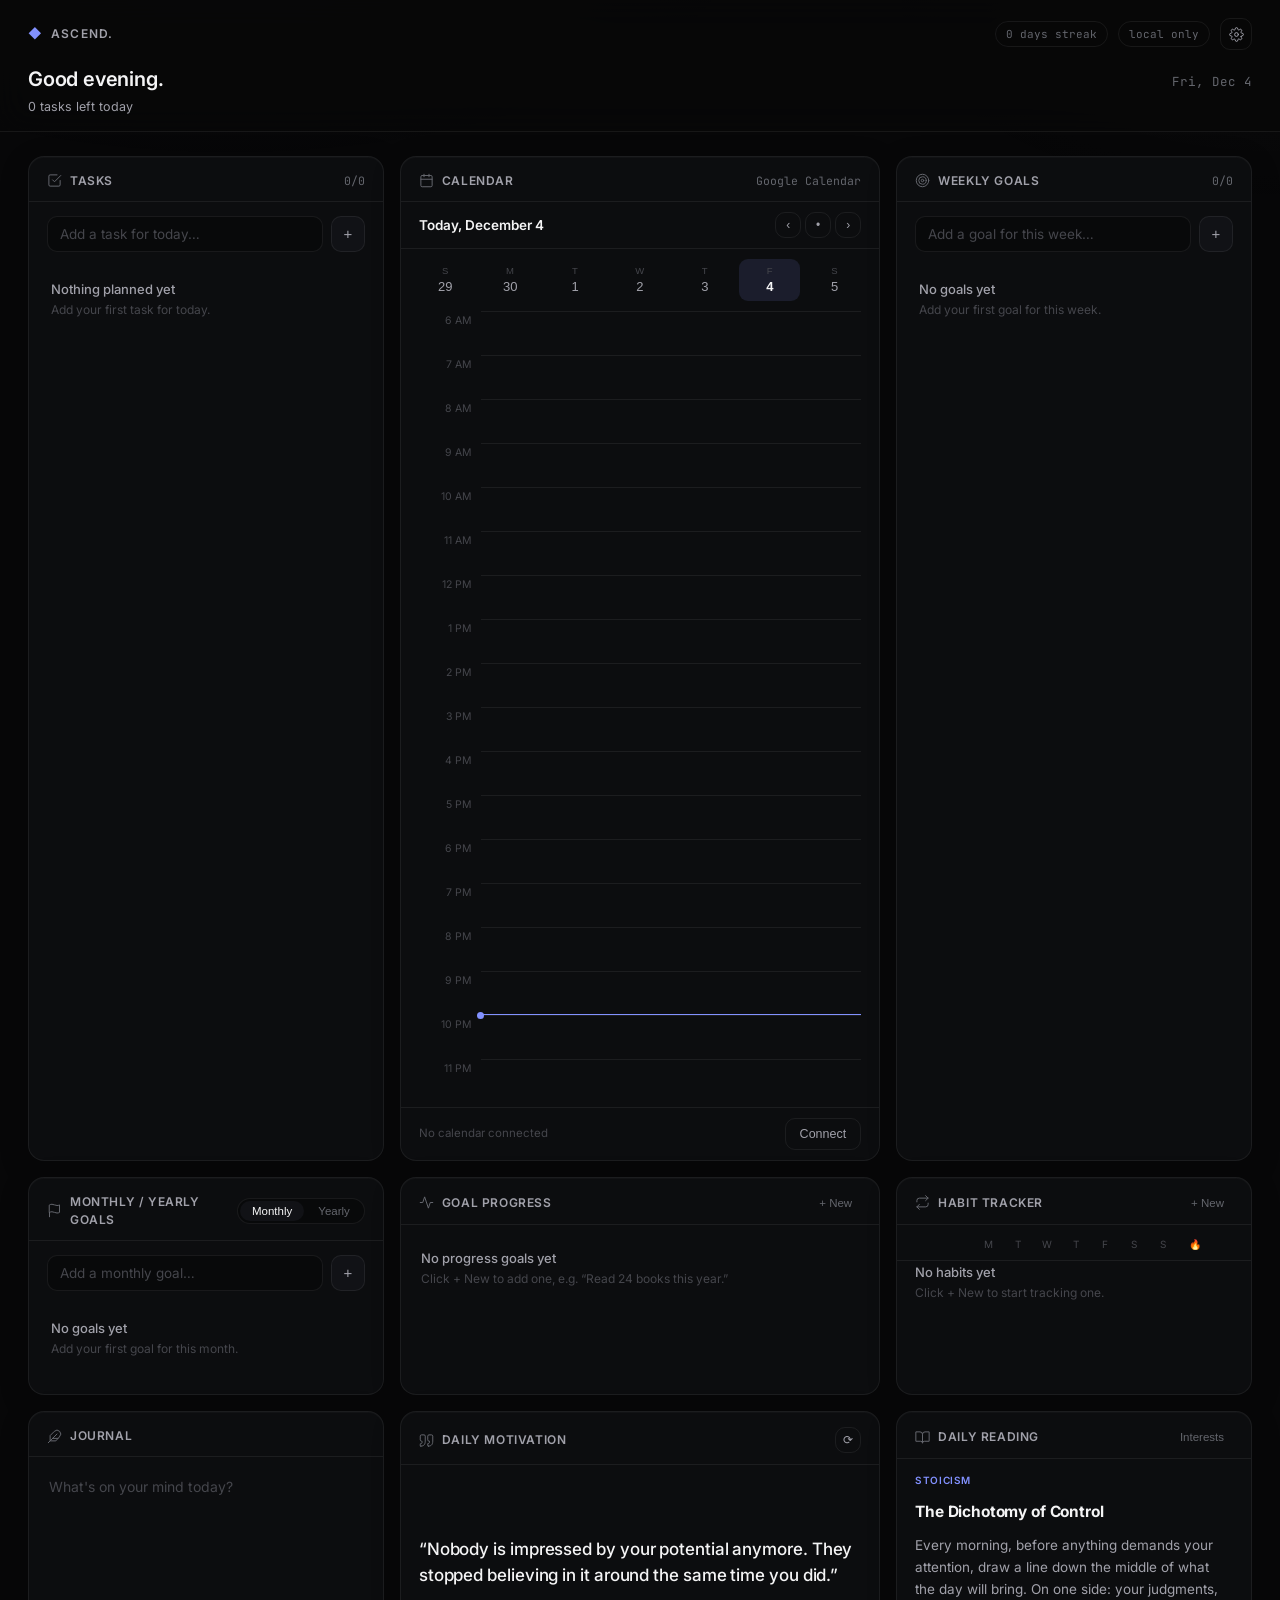
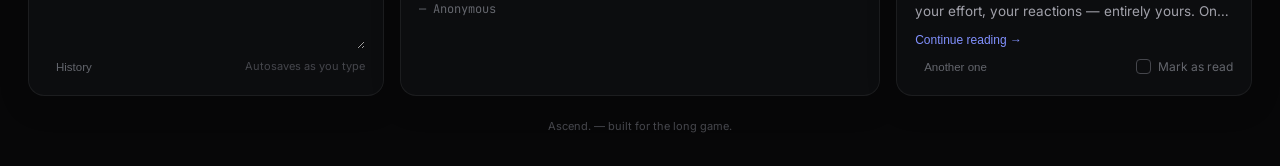
<file: index.html>
<!DOCTYPE html>
<html lang="en">
<head>
<meta charset="UTF-8" />
<meta name="viewport" content="width=device-width, initial-scale=1.0" />
<title>Ascend.</title>
<link rel="icon" href="data:image/svg+xml,<svg xmlns=%22http://www.w3.org/2000/svg%22 viewBox=%220 0 100 100%22><text y=%22.9em%22 font-size=%2290%22>&#9679;</text></svg>">
<link rel="preconnect" href="https://fonts.googleapis.com">
<link rel="preconnect" href="https://fonts.gstatic.com" crossorigin>
<link href="https://fonts.googleapis.com/css2?family=Inter:wght@400;500;600;700;800&family=JetBrains+Mono:wght@400;500&display=swap" rel="stylesheet">
<link rel="stylesheet" href="css/styles.css" />
</head>
<body>

<div class="bg-glow"></div>

<header class="topbar">
  <div class="topbar-row">
    <div class="brand">
      <span class="brand-mark">◆</span>
      <span class="brand-name">ASCEND.</span>
    </div>
    <div class="topbar-actions">
      <span id="streakBadge" class="sync-status">0 day streak</span>
      <span id="syncStatus" class="sync-status" title="Cloud sync status">connecting…</span>
      <button class="icon-btn" id="settingsBtn" title="Settings">
        <svg class="icon" viewBox="0 0 24 24"><circle cx="12" cy="12" r="3"></circle><path d="M19.4 15a1.65 1.65 0 0 0 .33 1.82l.06.06a2 2 0 1 1-2.83 2.83l-.06-.06a1.65 1.65 0 0 0-1.82-.33 1.65 1.65 0 0 0-1 1.51V21a2 2 0 0 1-4 0v-.09A1.65 1.65 0 0 0 9 19.4a1.65 1.65 0 0 0-1.82.33l-.06.06a2 2 0 1 1-2.83-2.83l.06-.06a1.65 1.65 0 0 0 .33-1.82 1.65 1.65 0 0 0-1.51-1H3a2 2 0 0 1 0-4h.09A1.65 1.65 0 0 0 4.6 9a1.65 1.65 0 0 0-.33-1.82l-.06-.06a2 2 0 1 1 2.83-2.83l.06.06a1.65 1.65 0 0 0 1.82.33H9a1.65 1.65 0 0 0 1-1.51V3a2 2 0 0 1 4 0v.09a1.65 1.65 0 0 0 1 1.51 1.65 1.65 0 0 0 1.82-.33l.06-.06a2 2 0 1 1 2.83 2.83l-.06.06a1.65 1.65 0 0 0-.33 1.82V9a1.65 1.65 0 0 0 1.51 1H21a2 2 0 0 1 0 4h-.09a1.65 1.65 0 0 0-1.51 1z"></path></svg>
      </button>
    </div>
  </div>
  <div class="greeting-row">
    <span id="greetingText" class="greeting-text"></span>
    <span id="todayDate" class="greeting-sub"></span>
  </div>
  <div id="summaryStrip" class="summary-strip"></div>
</header>

<main class="board">

  <!-- ROW 1 -->
  <section class="card card-tasks" data-card="tasks">
    <div class="card-head">
      <div class="card-head-left">
        <svg class="icon" viewBox="0 0 24 24"><polyline points="9 11 12 14 22 4"></polyline><path d="M21 12v7a2 2 0 0 1-2 2H5a2 2 0 0 1-2-2V5a2 2 0 0 1 2-2h11"></path></svg>
        <h2>Tasks</h2>
      </div>
      <span class="card-sub" id="taskProgressLabel">0/0</span>
    </div>
    <div class="card-body">
      <form id="taskForm" class="inline-form">
        <input type="text" id="taskInput" placeholder="Add a task for today…" autocomplete="off" />
        <button type="submit" class="btn-add">+</button>
      </form>
      <ul id="taskList" class="check-list"></ul>
    </div>
  </section>

  <section class="card card-calendar" data-card="calendar">
    <div class="card-head">
      <div class="card-head-left">
        <svg class="icon" viewBox="0 0 24 24"><rect x="3" y="4" width="18" height="18" rx="2"></rect><line x1="16" y1="2" x2="16" y2="6"></line><line x1="8" y1="2" x2="8" y2="6"></line><line x1="3" y1="10" x2="21" y2="10"></line></svg>
        <h2>Calendar</h2>
      </div>
      <span class="card-sub">Google Calendar</span>
    </div>
    <div class="card-body no-pad">
      <div id="calendarWidget" class="calendar-wrap"></div>
    </div>
  </section>

  <section class="card card-weekly" data-card="weekly">
    <div class="card-head">
      <div class="card-head-left">
        <svg class="icon" viewBox="0 0 24 24"><circle cx="12" cy="12" r="10"></circle><circle cx="12" cy="12" r="6"></circle><circle cx="12" cy="12" r="2"></circle></svg>
        <h2>Weekly Goals</h2>
      </div>
      <span class="card-sub" id="weeklyProgressLabel">0/0</span>
    </div>
    <div class="card-body">
      <form id="weeklyForm" class="inline-form">
        <input type="text" id="weeklyInput" placeholder="Add a goal for this week…" autocomplete="off" />
        <button type="submit" class="btn-add">+</button>
      </form>
      <ul id="weeklyList" class="check-list"></ul>
    </div>
  </section>

  <!-- ROW 2 -->
  <section class="card card-longgoals" data-card="longgoals">
    <div class="card-head">
      <div class="card-head-left">
        <svg class="icon" viewBox="0 0 24 24"><path d="M4 15s1-1 4-1 5 2 8 2 4-1 4-1V3s-1 1-4 1-5-2-8-2-4 1-4 1z"></path><line x1="4" y1="22" x2="4" y2="15"></line></svg>
        <h2>Monthly / Yearly Goals</h2>
      </div>
      <div class="tabs" id="goalTabs">
        <button class="tab active" data-tab="monthly">Monthly</button>
        <button class="tab" data-tab="yearly">Yearly</button>
      </div>
    </div>
    <div class="card-body">
      <form id="monthlyForm" class="inline-form goal-pane" data-pane="monthly">
        <input type="text" id="monthlyInput" placeholder="Add a monthly goal…" autocomplete="off" />
        <button type="submit" class="btn-add">+</button>
      </form>
      <ul id="monthlyList" class="check-list goal-pane" data-pane="monthly"></ul>

      <form id="yearlyForm" class="inline-form goal-pane hidden" data-pane="yearly">
        <input type="text" id="yearlyInput" placeholder="Add a yearly goal…" autocomplete="off" />
        <button type="submit" class="btn-add">+</button>
      </form>
      <ul id="yearlyList" class="check-list goal-pane hidden" data-pane="yearly"></ul>
    </div>
  </section>

  <section class="card card-progress" data-card="progress">
    <div class="card-head">
      <div class="card-head-left">
        <svg class="icon" viewBox="0 0 24 24"><polyline points="22 12 18 12 15 21 9 3 6 12 2 12"></polyline></svg>
        <h2>Goal Progress</h2>
      </div>
      <button class="btn-ghost btn-small" id="addProgressGoalBtn">+ New</button>
    </div>
    <div class="card-body">
      <div id="progressList" class="progress-list"></div>
    </div>
  </section>

  <section class="card card-habits" data-card="habits">
    <div class="card-head">
      <div class="card-head-left">
        <svg class="icon" viewBox="0 0 24 24"><polyline points="17 1 21 5 17 9"></polyline><path d="M3 11V9a4 4 0 0 1 4-4h14"></path><polyline points="7 23 3 19 7 15"></polyline><path d="M21 13v2a4 4 0 0 1-4 4H3"></path></svg>
        <h2>Habit Tracker</h2>
      </div>
      <button class="btn-ghost btn-small" id="addHabitBtn">+ New</button>
    </div>
    <div class="card-body no-pad">
      <div id="habitGrid" class="habit-grid"></div>
    </div>
  </section>

  <!-- ROW 3 -->
  <section class="card card-journal" data-card="journal">
    <div class="card-head">
      <div class="card-head-left">
        <svg class="icon" viewBox="0 0 24 24"><path d="M20.24 12.24a6 6 0 0 0-8.49-8.49L5 10.5V19h8.5z"></path><line x1="16" y1="8" x2="2" y2="22"></line><line x1="17.5" y1="15" x2="9" y2="15"></line></svg>
        <h2>Journal</h2>
      </div>
    </div>
    <div class="card-body">
      <textarea id="journalText" class="journal-editor" placeholder="What's on your mind today?"></textarea>
      <div class="journal-actions">
        <button class="btn-ghost btn-small" id="journalHistoryBtn">History</button>
        <span class="save-hint" id="journalHintLabel">Autosaves as you type</span>
      </div>
    </div>
  </section>

  <section class="card card-quote" data-card="quote">
    <div class="card-head">
      <div class="card-head-left">
        <svg class="icon" viewBox="0 0 24 24"><path d="M3 21c3 0 7-1 7-8V5c0-1.25-.756-2.017-2-2H4c-1.25 0-2 .75-2 1.972V11c0 1.25.75 2 2 2 1 0 1 0 1 1v1c0 1-1 2-2 2s-1 .008-1 1.031V20c0 1 0 1 1 1z"></path><path d="M15 21c3 0 7-1 7-8V5c0-1.25-.757-2.017-2-2h-4c-1.25 0-2 .75-2 1.972V11c0 1.25.75 2 2 2h.75c0 2.25.25 4-2.75 4v3c0 1 0 1 1 1z"></path></svg>
        <h2>Daily Motivation</h2>
      </div>
      <button class="icon-btn btn-small" id="shuffleQuoteBtn" title="Another quote">⟳</button>
    </div>
    <div class="card-body quote-body">
      <p id="quoteText" class="quote-text"></p>
      <p id="quoteAuthor" class="quote-author"></p>
    </div>
  </section>

  <section class="card card-reading" data-card="reading">
    <div class="card-head">
      <div class="card-head-left">
        <svg class="icon" viewBox="0 0 24 24"><path d="M2 3h6a4 4 0 0 1 4 4v14a3 3 0 0 0-3-3H2z"></path><path d="M22 3h-6a4 4 0 0 0-4 4v14a3 3 0 0 1 3-3h7z"></path></svg>
        <h2>Daily Reading</h2>
      </div>
      <button class="btn-ghost btn-small" id="readingInterestsBtn">Interests</button>
    </div>
    <div class="card-body">
      <div class="reading-tag" id="readingTag"></div>
      <h3 id="readingTitle" class="reading-title"></h3>
      <p id="readingBody" class="reading-body"></p>
      <button class="reading-continue" id="readingContinueBtn">Continue reading →</button>
      <div class="journal-actions">
        <button class="btn-ghost btn-small" id="readingShuffleBtn">Another one</button>
        <label class="mark-read"><input type="checkbox" id="readingDoneCheck" /><span class="box">✓</span> Mark as read</label>
      </div>
    </div>
  </section>

</main>

<footer class="board-footer">
  <span>Ascend. — built for the long game.</span>
</footer>

<!-- ===== Modals ===== -->

<div class="modal-overlay" id="settingsModal">
  <div class="modal">
    <div class="modal-head"><h3>Settings</h3><button class="icon-btn" data-close>✕</button></div>
    <div class="modal-body">
      <label class="field-label">Google Calendar embed URL</label>
      <input type="text" id="calendarUrlInput" placeholder="https://calendar.google.com/calendar/embed?src=..." />
      <p class="field-hint">Used for the "Open in Google Calendar" link. Google Calendar → Settings → select your calendar → "Integrate calendar" → copy the "Embed code" src URL, or the public calendar link.</p>

      <label class="field-label">Google Calendar ID</label>
      <input type="text" id="gcalIdInput" placeholder="you@gmail.com, or a long id ending in @group.calendar.google.com" />
      <label class="field-label" style="margin-top:10px;">Google Calendar API key</label>
      <input type="text" id="gcalApiKeyInput" placeholder="AIza…" />
      <p class="field-hint">Fill these in to show your actual events in the daily agenda, not just a link. Requires your calendar's sharing set to "Make available to public" and a Google Cloud API key with the Calendar API enabled. Both are read-only and stored only in your browser / your own Firebase project — never sent anywhere but Google.</p>

      <label class="field-label">Reading interests</label>
      <div id="interestChecks" class="chip-group"></div>

      <label class="field-label">Cloud sync</label>
      <p class="field-hint" id="firebaseStatusText">Checking connection…</p>

      <label class="field-label">Data</label>
      <div class="settings-row">
        <button class="btn-ghost btn-small" id="exportDataBtn">Export JSON</button>
        <label class="btn-ghost btn-small file-btn">Import JSON<input type="file" id="importDataInput" accept="application/json" hidden /></label>
      </div>
    </div>
  </div>
</div>

<div class="modal-overlay" id="calendarModal">
  <div class="modal">
    <div class="modal-head"><h3>Connect Google Calendar</h3><button class="icon-btn" data-close>✕</button></div>
    <div class="modal-body">
      <p class="field-hint">Paste your calendar's public or embed URL. Ascend. links out to it (Google's calendar surface can't be recolored to match this theme, so we keep the dashboard native and link out for the full view).</p>
      <input type="text" id="calendarUrlInput2" placeholder="https://calendar.google.com/calendar/embed?src=..." />

      <label class="field-label" style="margin-top:14px;">Calendar ID (optional — to show real events)</label>
      <input type="text" id="gcalIdInput2" placeholder="you@gmail.com" />
      <label class="field-label" style="margin-top:10px;">API key</label>
      <input type="text" id="gcalApiKeyInput2" placeholder="AIza…" />
      <p class="field-hint">Your calendar must be public, and this key needs the Calendar API enabled in Google Cloud.</p>

      <div class="settings-row" style="margin-top:14px;">
        <button class="btn-primary" id="calendarSaveBtn">Save</button>
      </div>
    </div>
  </div>
</div>

<div class="modal-overlay" id="progressGoalModal">
  <div class="modal">
    <div class="modal-head"><h3>New Progress Goal</h3><button class="icon-btn" data-close>✕</button></div>
    <div class="modal-body">
      <label class="field-label">Goal name</label>
      <input type="text" id="progressNameInput" placeholder="e.g. Read 24 books this year" />
      <label class="field-label">Target value</label>
      <input type="number" id="progressTargetInput" placeholder="e.g. 24" min="1" />
      <label class="field-label">Unit (optional)</label>
      <input type="text" id="progressUnitInput" placeholder="e.g. books" />
      <div class="settings-row" style="margin-top:14px;">
        <button class="btn-primary" id="progressSaveBtn">Create goal</button>
      </div>
    </div>
  </div>
</div>

<div class="modal-overlay" id="habitModal">
  <div class="modal">
    <div class="modal-head"><h3>New Habit</h3><button class="icon-btn" data-close>✕</button></div>
    <div class="modal-body">
      <label class="field-label">Habit name</label>
      <input type="text" id="habitNameInput" placeholder="e.g. Meditate, Read, Workout" />
      <label class="field-label">Color</label>
      <div class="color-swatches" id="habitColorSwatches"></div>
      <div class="settings-row" style="margin-top:14px;">
        <button class="btn-primary" id="habitSaveBtn">Create habit</button>
      </div>
    </div>
  </div>
</div>

<div class="modal-overlay" id="journalHistoryModal">
  <div class="modal modal-wide">
    <div class="modal-head"><h3>Journal History</h3><button class="icon-btn" data-close>✕</button></div>
    <div class="modal-body" id="journalHistoryBody"></div>
  </div>
</div>

<!-- Firebase's SDK is loaded dynamically from app.js, only when a config is
     present in js/firebase-config.js — so with no config (the default),
     this page never makes a network request to gstatic.com at all. That
     avoids a slow/blocked CDN request ever holding up the rest of the app. -->
<script src="js/firebase-config.js" defer></script>
<script src="js/data.js" defer></script>
<script src="js/app.js" defer></script>
<script>
  // Visible fallback if app.js fails for any reason, instead of a silent
  // blank/stuck page with no clue what went wrong.
  window.addEventListener("error", function (e) {
    if (document.getElementById("ascendErrorBanner")) return;
    const banner = document.createElement("div");
    banner.id = "ascendErrorBanner";
    banner.style.cssText = "position:fixed;top:0;left:0;right:0;z-index:999;background:#3a1414;color:#ffd7d7;font:12px/1.5 monospace;padding:10px 16px;border-bottom:1px solid #a33;";
    banner.textContent = "Ascend. hit a script error and may not be fully interactive: " + (e.message || "unknown error") + " — check the browser console for details.";
    document.body.appendChild(banner);
  });
</script>
</body>
</html>
</file>
<file: css/styles.css>
/* ==========================================================================
   Ascend. — premium dark design system
   ========================================================================== */

:root {
  /* surfaces */
  --bg: #070708;
  --surface-1: #0c0d0f;
  --surface-2: #111216;
  --surface-hover: #16171b;
  --surface-inset: rgba(0,0,0,0.28);

  /* borders */
  --border-subtle: rgba(255,255,255,0.065);
  --border-strong: rgba(255,255,255,0.11);

  /* text */
  --text-primary: #f4f4f5;
  --text-secondary: #a1a1aa;
  --text-muted: #64666d;
  --text-faint: #45464c;

  /* accent — one refined color, used sparingly */
  --accent: #8291ff;
  --accent-dim: #6b7ae0;
  --accent-soft: rgba(130,145,255,0.12);
  --accent-ring: rgba(130,145,255,0.18);

  /* semantic */
  --success: #4fae8a;
  --warning: #c9974a;
  --danger: #d9686c;

  /* system */
  --radius-lg: 16px;
  --radius: 12px;
  --radius-sm: 10px;
  --space-1: 4px;
  --space-2: 8px;
  --space-3: 12px;
  --space-4: 16px;
  --space-5: 20px;
  --space-6: 24px;
  --ease: cubic-bezier(.2,.7,.3,1);
  --dur: 160ms;

  --font-sans: 'Inter', -apple-system, BlinkMacSystemFont, 'SF Pro Text', 'Segoe UI', sans-serif;
  --font-mono: 'JetBrains Mono', ui-monospace, monospace;
}

* { box-sizing: border-box; }

html, body {
  margin: 0;
  padding: 0;
  background: var(--bg);
  color: var(--text-primary);
  font-family: var(--font-sans);
  -webkit-font-smoothing: antialiased;
  -moz-osx-font-smoothing: grayscale;
}

body {
  min-height: 100vh;
  position: relative;
  overflow-x: hidden;
  font-size: 14px;
  line-height: 1.5;
}

.bg-glow {
  position: fixed;
  inset: 0;
  z-index: 0;
  pointer-events: none;
  background:
    radial-gradient(900px 420px at 18% -10%, rgba(130,145,255,0.05), transparent 60%),
    radial-gradient(700px 360px at 100% 0%, rgba(255,255,255,0.02), transparent 60%);
}

::selection { background: var(--accent-soft); color: var(--text-primary); }

::-webkit-scrollbar { width: 7px; height: 7px; }
::-webkit-scrollbar-track { background: transparent; }
::-webkit-scrollbar-thumb { background: rgba(255,255,255,0.09); border-radius: 8px; }
::-webkit-scrollbar-thumb:hover { background: rgba(255,255,255,0.16); }

svg.icon { width: 15px; height: 15px; flex-shrink: 0; stroke: currentColor; stroke-width: 1.6; fill: none; stroke-linecap: round; stroke-linejoin: round; }

/* ---------------- Topbar ---------------- */

.topbar {
  position: sticky;
  top: 0;
  z-index: 20;
  padding: 18px 28px 14px;
  background: rgba(7,7,8,0.86);
  backdrop-filter: blur(16px);
  border-bottom: 1px solid var(--border-subtle);
}

.topbar-row {
  display: flex;
  align-items: center;
  justify-content: space-between;
}

.brand { display: flex; align-items: center; gap: 9px; }
.brand-mark { color: var(--accent); font-size: 13px; }
.brand-name {
  font-weight: 600;
  letter-spacing: 0.1em;
  font-size: 12px;
  color: var(--text-secondary);
}

.topbar-actions { display: flex; align-items: center; gap: 10px; }
.sync-status {
  font-size: 11px;
  color: var(--text-muted);
  font-family: var(--font-mono);
  padding: 4px 10px;
  border: 1px solid var(--border-subtle);
  border-radius: 999px;
  transition: color var(--dur) var(--ease), border-color var(--dur) var(--ease);
}
.sync-status.ok { color: var(--success); border-color: rgba(79,174,138,0.3); }
.sync-status.err { color: var(--danger); border-color: rgba(217,104,108,0.3); }

.icon-btn {
  background: transparent;
  border: 1px solid var(--border-subtle);
  color: var(--text-secondary);
  width: 32px;
  height: 32px;
  border-radius: var(--radius-sm);
  cursor: pointer;
  display: flex;
  align-items: center;
  justify-content: center;
  font-size: 14px;
  transition: all var(--dur) var(--ease);
}
.icon-btn:hover { color: var(--text-primary); border-color: var(--border-strong); background: var(--surface-hover); }
.icon-btn:active { transform: scale(.96); }
.icon-btn.btn-small { width: 26px; height: 26px; font-size: 12px; }

.greeting-row { display: flex; align-items: baseline; justify-content: space-between; margin-top: 14px; }
.greeting-text { font-size: 20px; font-weight: 600; color: var(--text-primary); letter-spacing: -0.01em; }
.greeting-sub { font-size: 12.5px; color: var(--text-muted); font-family: var(--font-mono); }
.summary-strip { font-size: 12.5px; color: var(--text-secondary); margin-top: 4px; }
.summary-strip .dot { color: var(--text-faint); margin: 0 6px; }

/* ---------------- Board grid ---------------- */

.board {
  position: relative;
  z-index: 1;
  max-width: 1440px;
  margin: 0 auto;
  padding: 24px 28px 8px;
  display: grid;
  grid-template-columns: 1fr 1.35fr 1fr;
  gap: 16px;
}

@media (max-width: 1080px) {
  .board { grid-template-columns: repeat(2, 1fr); }
}
@media (max-width: 720px) {
  .board { grid-template-columns: 1fr; padding: 16px; gap: 12px; }
  .topbar { padding: 14px 16px 12px; }
}

.card {
  background: rgba(255,255,255,0.022);
  background-color: var(--surface-1);
  border: 1px solid var(--border-subtle);
  border-radius: var(--radius-lg);
  box-shadow: inset 0 1px 0 rgba(255,255,255,0.025), 0 8px 30px rgba(0,0,0,0.18);
  display: flex;
  flex-direction: column;
  overflow: hidden;
  transition: border-color var(--dur) var(--ease), background-color var(--dur) var(--ease), transform var(--dur) var(--ease);
}
.card:hover { border-color: var(--border-strong); background-color: var(--surface-2); }

.card-head {
  display: flex;
  align-items: center;
  justify-content: space-between;
  padding: 15px 18px 11px;
  border-bottom: 1px solid var(--border-subtle);
}
.card-head-left { display: flex; align-items: center; gap: 8px; color: var(--text-muted); }
.card-head h2 {
  font-size: 12px;
  font-weight: 600;
  letter-spacing: 0.05em;
  text-transform: uppercase;
  color: var(--text-secondary);
  margin: 0;
}
.card-sub {
  font-size: 11.5px;
  color: var(--text-muted);
  font-family: var(--font-mono);
}

.card-body {
  padding: 14px 18px 18px;
  flex: 1;
  display: flex;
  flex-direction: column;
  gap: 10px;
  overflow: auto;
}
.card-body.no-pad { padding: 0; }
.card-body.quote-body { justify-content: center; align-items: flex-start; gap: 12px; }

/* ---------------- Forms / inputs ---------------- */

.inline-form { display: flex; gap: 8px; }

input[type="text"], input[type="number"], textarea {
  background: var(--surface-inset);
  border: 1px solid var(--border-subtle);
  color: var(--text-primary);
  border-radius: var(--radius-sm);
  padding: 9px 12px;
  font-family: var(--font-sans);
  font-size: 13.5px;
  outline: none;
  width: 100%;
  transition: border-color var(--dur) var(--ease), box-shadow var(--dur) var(--ease);
}
input[type="text"]:focus, input[type="number"]:focus, textarea:focus {
  border-color: rgba(130,145,255,0.55);
  box-shadow: 0 0 0 3px var(--accent-soft);
}
input::placeholder, textarea::placeholder { color: var(--text-faint); }

.btn-add {
  background: var(--surface-2);
  border: 1px solid var(--border-subtle);
  color: var(--text-secondary);
  width: 34px;
  border-radius: var(--radius-sm);
  cursor: pointer;
  font-size: 15px;
  flex-shrink: 0;
  transition: all var(--dur) var(--ease);
}
.btn-add:hover { background: var(--accent); color: #0a0a0d; border-color: var(--accent); }
.btn-add:active { transform: scale(.96); }

.btn-ghost {
  background: transparent;
  border: none;
  color: var(--text-muted);
  padding: 6px 11px;
  border-radius: 999px;
  font-size: 12px;
  cursor: pointer;
  transition: all var(--dur) var(--ease);
}
.btn-ghost:hover { color: var(--text-primary); background: var(--surface-hover); }
.btn-ghost.btn-small { padding: 4px 9px; font-size: 11.5px; }
.file-btn { display: inline-flex; align-items: center; }

.btn-secondary {
  background: transparent;
  border: 1px solid var(--border-subtle);
  color: var(--text-secondary);
  padding: 8px 14px;
  border-radius: var(--radius-sm);
  font-size: 12.5px;
  cursor: pointer;
  transition: all var(--dur) var(--ease);
}
.btn-secondary:hover { border-color: var(--border-strong); color: var(--text-primary); }

.btn-primary {
  background: var(--accent);
  border: 1px solid var(--accent);
  color: #0a0a0d;
  padding: 9px 16px;
  border-radius: var(--radius-sm);
  font-weight: 600;
  font-size: 13px;
  cursor: pointer;
  transition: filter var(--dur) var(--ease), transform var(--dur) var(--ease);
}
.btn-primary:hover { filter: brightness(1.08); }
.btn-primary:active { transform: scale(.98); }

/* ---------------- Checklist ---------------- */

.check-list { list-style: none; margin: 0; padding: 0; display: flex; flex-direction: column; overflow-y: auto; }
.check-list li {
  display: flex;
  align-items: center;
  gap: 10px;
  padding: 8px 2px;
  border-bottom: 1px solid var(--border-subtle);
  font-size: 13.5px;
  transition: opacity var(--dur) var(--ease);
}
.check-list li:last-child { border-bottom: none; }
.check-list .check {
  width: 16px; height: 16px;
  border-radius: 5px;
  border: 1.5px solid var(--text-faint);
  background: transparent;
  flex-shrink: 0;
  cursor: pointer;
  display: flex; align-items: center; justify-content: center;
  transition: all var(--dur) var(--ease);
  color: transparent;
  font-size: 10px;
  padding: 0;
}
.check-list .check:hover { border-color: var(--accent); }
.check-list .check.done { background: var(--accent); border-color: var(--accent); color: #0a0a0d; }
.check-list .task-text { flex: 1; color: var(--text-primary); word-break: break-word; transition: color var(--dur) var(--ease); }
.check-list li.done { opacity: .55; }
.check-list li.done .task-text { color: var(--text-muted); text-decoration: line-through; }
.check-list .del-btn {
  opacity: 0; background: none; border: none; color: var(--text-faint); cursor: pointer; font-size: 12px;
  transition: opacity var(--dur) var(--ease), color var(--dur) var(--ease);
}
.check-list li:hover .del-btn { opacity: 1; }
.check-list .del-btn:hover { color: var(--danger); }

.empty-state { padding: 10px 2px; }
.empty-state-title { color: var(--text-secondary); font-size: 13px; font-weight: 500; }
.empty-state-sub { color: var(--text-faint); font-size: 12px; margin-top: 2px; }

/* ---------------- Calendar (custom, native-styled) ---------------- */

.calendar-wrap { display: flex; flex-direction: column; height: 100%; }
.calendar-toolbar {
  display: flex; align-items: center; justify-content: space-between;
  padding: 10px 18px; border-bottom: 1px solid var(--border-subtle);
}
.calendar-month-label { font-size: 13.5px; font-weight: 600; color: var(--text-primary); }
.calendar-nav { display: flex; gap: 4px; }
.calendar-grid {
  display: grid;
  grid-template-columns: repeat(7, 1fr);
  padding: 10px 14px 4px;
  gap: 3px;
  flex: 1;
}
.calendar-weekday {
  text-align: center; font-size: 10px; color: var(--text-faint);
  text-transform: uppercase; letter-spacing: .04em; padding-bottom: 6px;
}
.calendar-cell {
  aspect-ratio: 1;
  display: flex; align-items: center; justify-content: center;
  font-size: 12.5px; color: var(--text-muted);
  border-radius: 8px;
  position: relative;
  cursor: default;
  transition: background-color var(--dur) var(--ease);
}
.calendar-cell.other-month { color: var(--text-faint); opacity: .4; }
.calendar-cell.today { background: var(--accent); color: #0a0a0d; font-weight: 600; }
.calendar-cell:not(.today):hover { background: var(--surface-hover); }

/* Day-view week strip */
.calendar-daystrip {
  display: grid;
  grid-template-columns: repeat(7, 1fr);
  gap: 4px;
  padding: 10px 14px 8px;
}
.calendar-daystrip-cell {
  display: flex; flex-direction: column; align-items: center; gap: 3px;
  padding: 6px 0 7px;
  border-radius: 9px;
  border: none; background: transparent; cursor: pointer;
  transition: background-color var(--dur) var(--ease);
}
.calendar-daystrip-cell:hover { background: var(--surface-hover); }
.calendar-daystrip-letter { font-size: 9.5px; color: var(--text-faint); text-transform: uppercase; letter-spacing: .04em; }
.calendar-daystrip-num { font-size: 13px; color: var(--text-secondary); font-weight: 500; }
.calendar-daystrip-cell.today .calendar-daystrip-num { color: var(--accent); font-weight: 700; }
.calendar-daystrip-cell.selected { background: var(--accent-soft); }
.calendar-daystrip-cell.selected .calendar-daystrip-num { color: var(--text-primary); }

/* All-day events strip */
.calendar-allday {
  display: flex; flex-wrap: wrap; gap: 5px;
  padding: 0 18px 8px;
}
.calendar-allday-chip {
  font-size: 11px; color: var(--text-primary);
  background: var(--accent-soft);
  border-radius: 6px;
  padding: 3px 8px;
}

/* Day-view hourly agenda */
.calendar-agenda {
  flex: 1;
  overflow-y: auto;
  padding: 2px 18px 4px;
  display: flex;
  gap: 10px;
}
.calendar-agenda-hours {
  flex: 0 0 52px;
}
.calendar-agenda-hour {
  height: 44px;
  font-size: 10.5px; color: var(--text-faint);
  padding-top: 2px; text-align: right;
  white-space: nowrap;
}
.calendar-agenda-rail {
  position: relative;
  flex: 1;
  min-width: 0;
}
.calendar-agenda-gridline {
  position: absolute; left: 0; right: 0; height: 0;
  border-top: 1px solid var(--border-subtle);
}
.calendar-now-line {
  position: absolute; left: 0; right: 0; height: 0;
  border-top: 1.5px solid var(--accent);
  z-index: 2;
}
.calendar-now-line::before {
  content: ""; position: absolute; left: -4px; top: -3.5px;
  width: 7px; height: 7px; border-radius: 50%; background: var(--accent);
}
.calendar-event {
  position: absolute;
  background: var(--accent-soft);
  border-left: 2.5px solid var(--accent);
  border-radius: 6px;
  padding: 4px 7px;
  overflow: hidden;
  cursor: default;
  display: flex; flex-direction: column; gap: 1px;
  transition: filter var(--dur) var(--ease);
}
.calendar-event.compact {
  flex-direction: row; align-items: center; padding: 2px 7px;
}
.calendar-event.compact .calendar-event-title { font-size: 11px; }
.calendar-event:hover { filter: brightness(1.25); }
.calendar-event-title {
  font-size: 11.5px; font-weight: 600; color: var(--text-primary);
  white-space: nowrap; overflow: hidden; text-overflow: ellipsis;
}
.calendar-event-time {
  font-size: 10px; color: var(--text-secondary);
  white-space: nowrap; overflow: hidden; text-overflow: ellipsis;
}
.calendar-footer {
  display: flex; align-items: center; justify-content: space-between;
  padding: 10px 18px; border-top: 1px solid var(--border-subtle);
}
.calendar-footer-hint { font-size: 11.5px; color: var(--text-faint); }
.calendar-empty { display: flex; flex-direction: column; align-items: center; justify-content: center; gap: 10px; height: 100%; padding: 20px; text-align: center; }

/* ---------------- Tabs / segmented control ---------------- */

.tabs { display: flex; gap: 2px; background: var(--surface-inset); border: 1px solid var(--border-subtle); border-radius: 999px; padding: 2px; }
.tab {
  background: transparent; border: none; color: var(--text-muted);
  padding: 4px 12px; border-radius: 999px; font-size: 11.5px; cursor: pointer; transition: all var(--dur) var(--ease);
}
.tab.active { background: var(--surface-2); color: var(--text-primary); }
.hidden { display: none !important; }

/* ---------------- Progress (Visual Goal Progress) ---------------- */

.progress-list { display: flex; flex-direction: column; gap: 16px; }
.progress-item { display: flex; flex-direction: column; gap: 6px; position: relative; }
.progress-item-head { display: flex; justify-content: space-between; align-items: baseline; font-size: 13px; }
.progress-item-name { color: var(--text-primary); font-weight: 500; }
.progress-item-val { color: var(--text-muted); font-family: var(--font-mono); font-size: 11px; }
.progress-track { height: 5px; background: var(--surface-inset); border-radius: 999px; overflow: hidden; }
.progress-fill { height: 100%; background: var(--accent); border-radius: 999px; transition: width .4s var(--ease); }
.progress-item-foot { display: flex; align-items: center; justify-content: space-between; }
.progress-pct { font-family: var(--font-mono); font-size: 11px; color: var(--text-secondary); }
.progress-controls { display: flex; gap: 6px; align-items: center; }
.progress-controls button {
  background: var(--surface-2); border: 1px solid var(--border-subtle); color: var(--text-secondary); width: 20px; height: 20px;
  border-radius: 6px; cursor: pointer; font-size: 11px; line-height: 1;
}
.progress-controls button:hover { color: var(--accent); border-color: var(--accent-ring); }
.progress-item .del-btn {
  opacity: 0; position: absolute; top: 0; right: 0;
  background: none; border: none; color: var(--text-faint); cursor: pointer; font-size: 11px;
}
.progress-item:hover .del-btn { opacity: 1; }
.progress-item .del-btn:hover { color: var(--danger); }

/* ---------------- Habit tracker (dot / streak style) ---------------- */

.habit-grid { display: flex; flex-direction: column; }
.habit-row {
  display: grid;
  grid-template-columns: 1fr repeat(7, 24px) 30px 18px;
  align-items: center;
  gap: 5px;
  padding: 8px 18px;
  border-bottom: 1px solid var(--border-subtle);
}
.habit-row.head {
  color: var(--text-faint); font-size: 10px; text-transform: uppercase; letter-spacing: .05em;
  padding-top: 12px; padding-bottom: 8px;
}
.habit-row.head span { text-align: center; }
.habit-name { font-size: 13px; color: var(--text-primary); display: flex; align-items: center; gap: 8px; overflow: hidden; text-overflow: ellipsis; white-space: nowrap; }
.habit-dot-swatch { width: 7px; height: 7px; border-radius: 50%; flex-shrink: 0; }
.habit-cell {
  width: 20px; height: 20px; border-radius: 50%; border: 1.5px solid var(--border-subtle);
  background: transparent; cursor: pointer; margin: 0 auto; padding: 0;
  transition: all .12s var(--ease);
}
.habit-cell.filled { border-color: transparent; }
.habit-cell.today { box-shadow: 0 0 0 1.5px var(--accent-ring); }
.habit-streak { font-family: var(--font-mono); font-size: 11px; color: var(--text-muted); text-align: center; }
.habit-del { background: none; border: none; color: var(--text-faint); cursor: pointer; opacity: 0; font-size: 11px; }
.habit-row:hover .habit-del { opacity: 1; }
.habit-del:hover { color: var(--danger); }

/* ---------------- Journal ---------------- */

.card-journal .card-body { gap: 8px; }
.journal-editor {
  flex: 1; min-height: 140px; resize: vertical; line-height: 1.7;
  background: transparent; border: none; padding: 4px 2px;
  font-size: 14px;
  transition: background-color var(--dur) var(--ease);
}
.journal-editor:focus { box-shadow: none; background: rgba(255,255,255,0.012); border-radius: 8px; }
.journal-actions { display: flex; align-items: center; justify-content: space-between; }
.save-hint { font-size: 11px; color: var(--text-faint); }

/* ---------------- Quote (editorial) ---------------- */

.quote-mark { font-size: 34px; color: var(--border-strong); line-height: .6; font-family: Georgia, serif; }
.quote-text {
  font-size: 17px;
  line-height: 1.5;
  color: var(--text-primary);
  font-weight: 500;
  margin: 0;
  letter-spacing: -0.005em;
}
.quote-author { margin: 0; color: var(--text-muted); font-size: 12px; font-family: var(--font-mono); }

/* ---------------- Reading (editorial feed) ---------------- */

.reading-tag {
  align-self: flex-start;
  font-size: 10px;
  text-transform: uppercase;
  letter-spacing: .06em;
  color: var(--accent);
  font-weight: 600;
}
.reading-title { font-size: 15.5px; margin: 2px 0 0; color: var(--text-primary); letter-spacing: -0.01em; }
.reading-body { font-size: 13.5px; line-height: 1.65; color: var(--text-secondary); margin: 0; max-width: 62ch; }
.reading-continue { font-size: 12px; color: var(--accent); background: none; border: none; cursor: pointer; padding: 0; align-self: flex-start; }
.reading-continue:hover { color: var(--text-primary); }
.mark-read { font-size: 12px; color: var(--text-muted); display: flex; align-items: center; gap: 7px; cursor: pointer; }
.mark-read input { display: none; }
.mark-read .box {
  width: 15px; height: 15px; border-radius: 4px; border: 1.5px solid var(--text-faint);
  display: flex; align-items: center; justify-content: center; font-size: 9px; color: transparent;
  transition: all var(--dur) var(--ease);
}
.mark-read input:checked + .box { background: var(--accent); border-color: var(--accent); color: #0a0a0d; }

/* ---------------- Footer ---------------- */

.board-footer {
  text-align: center;
  color: var(--text-faint);
  font-size: 11px;
  padding: 14px 20px 32px;
  position: relative;
  z-index: 1;
}

/* ---------------- Modals ---------------- */

.modal-overlay {
  position: fixed; inset: 0; z-index: 100;
  background: rgba(2,2,3,0.72);
  backdrop-filter: blur(4px);
  display: none;
  align-items: center;
  justify-content: center;
  padding: 20px;
}
.modal-overlay.open { display: flex; }
.modal {
  background: var(--surface-2);
  border: 1px solid var(--border-strong);
  border-radius: var(--radius-lg);
  width: 100%;
  max-width: 420px;
  max-height: 84vh;
  display: flex;
  flex-direction: column;
  box-shadow: 0 30px 60px -20px rgba(0,0,0,0.9);
}
.modal-wide { max-width: 600px; }
.modal-head {
  display: flex; align-items: center; justify-content: space-between;
  padding: 16px 18px; border-bottom: 1px solid var(--border-subtle);
}
.modal-head h3 { margin: 0; font-size: 13.5px; font-weight: 600; color: var(--text-primary); }
.modal-body { padding: 18px; overflow-y: auto; display: flex; flex-direction: column; gap: 4px; }
.field-label { font-size: 11px; text-transform: uppercase; letter-spacing: .05em; color: var(--text-muted); margin: 10px 0 6px; }
.field-label:first-child { margin-top: 0; }
.field-hint { font-size: 11.5px; color: var(--text-faint); margin: 6px 0 0; line-height: 1.5; }
.settings-row { display: flex; gap: 8px; }

.chip-group { display: flex; flex-wrap: wrap; gap: 7px; }
.chip {
  border: 1px solid var(--border-subtle); color: var(--text-secondary); padding: 5px 12px; border-radius: 999px;
  font-size: 12px; cursor: pointer; background: var(--surface-inset); transition: all var(--dur) var(--ease);
}
.chip.active { background: var(--accent-soft); border-color: var(--accent-ring); color: var(--accent); }

.color-swatches { display: flex; gap: 8px; flex-wrap: wrap; }
.swatch { width: 24px; height: 24px; border-radius: 50%; cursor: pointer; border: 2px solid transparent; }
.swatch.active { border-color: var(--text-primary); }

/* Journal history */
.journal-history-item { border-bottom: 1px solid var(--border-subtle); padding: 10px 0; }
.journal-history-date { font-family: var(--font-mono); font-size: 11px; color: var(--text-muted); margin-bottom: 4px; }
.journal-history-text { font-size: 13px; color: var(--text-secondary); line-height: 1.5; white-space: pre-wrap; }
</file>
